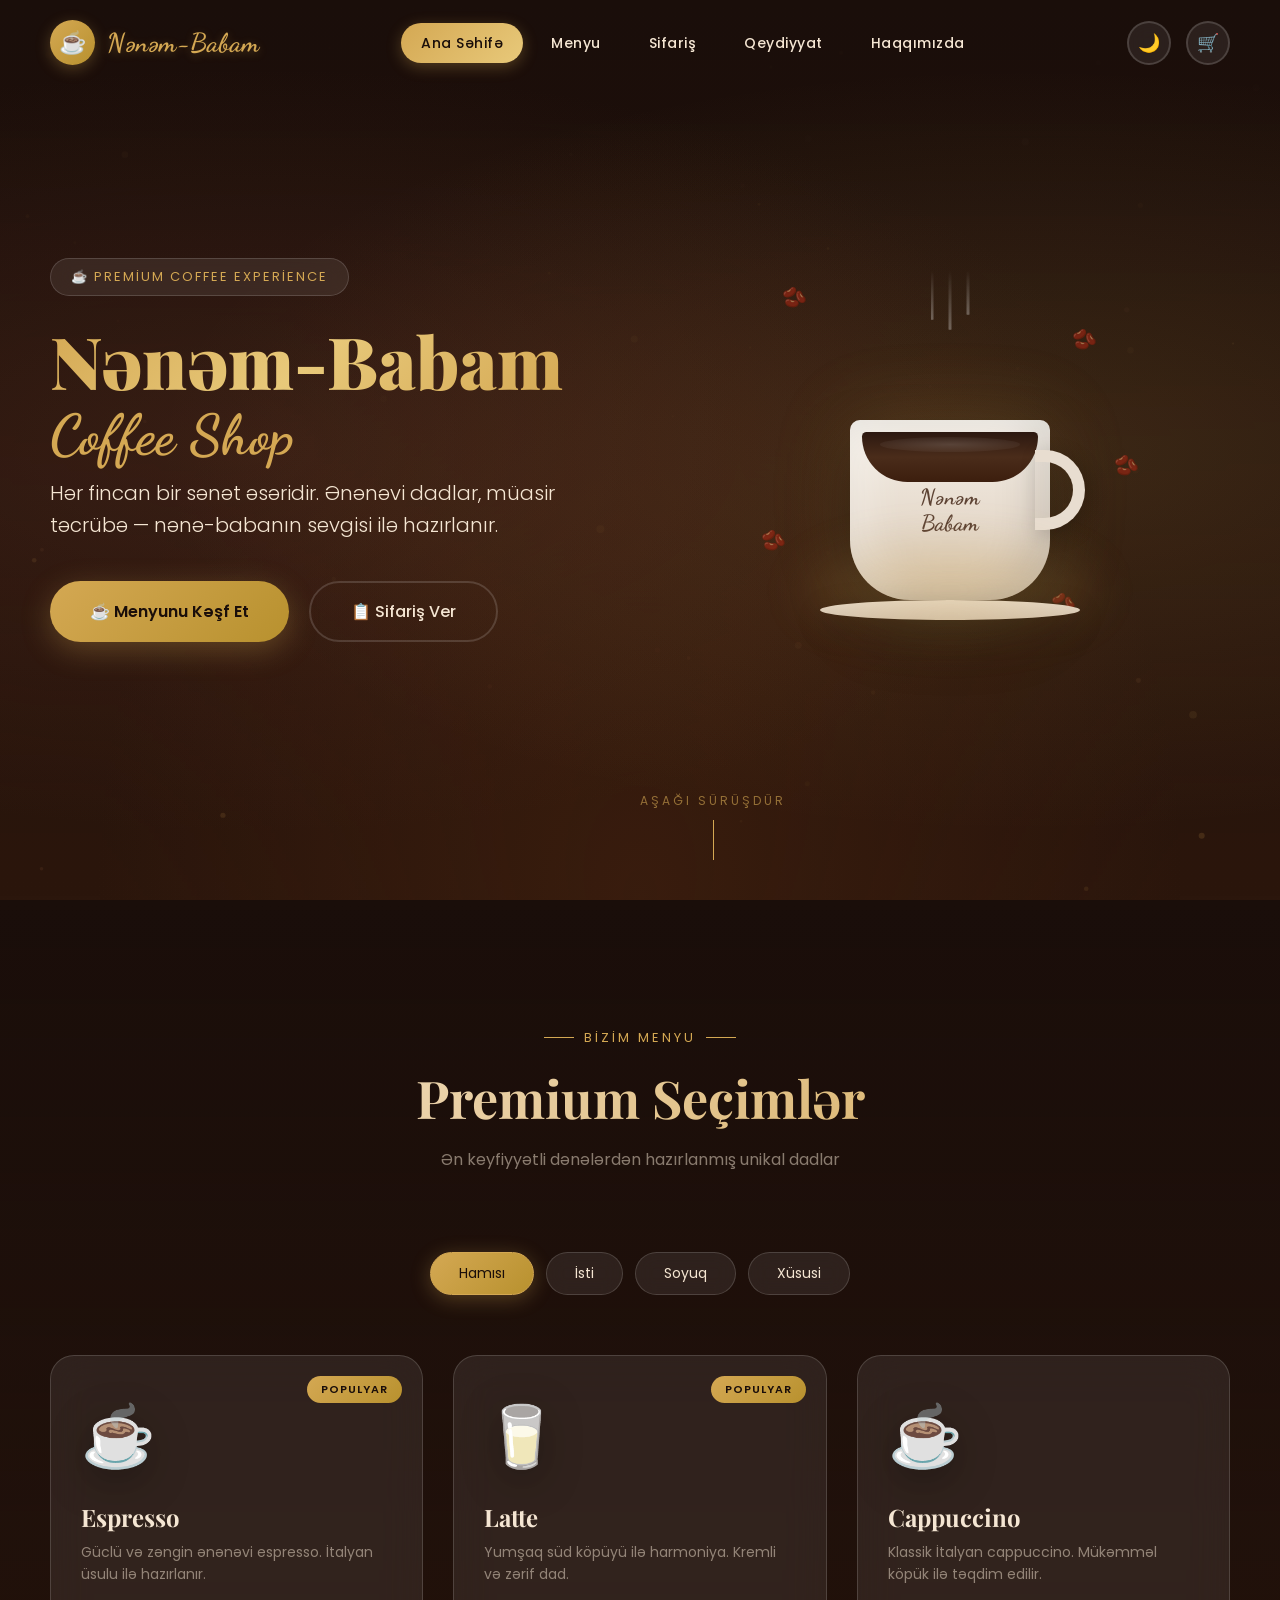
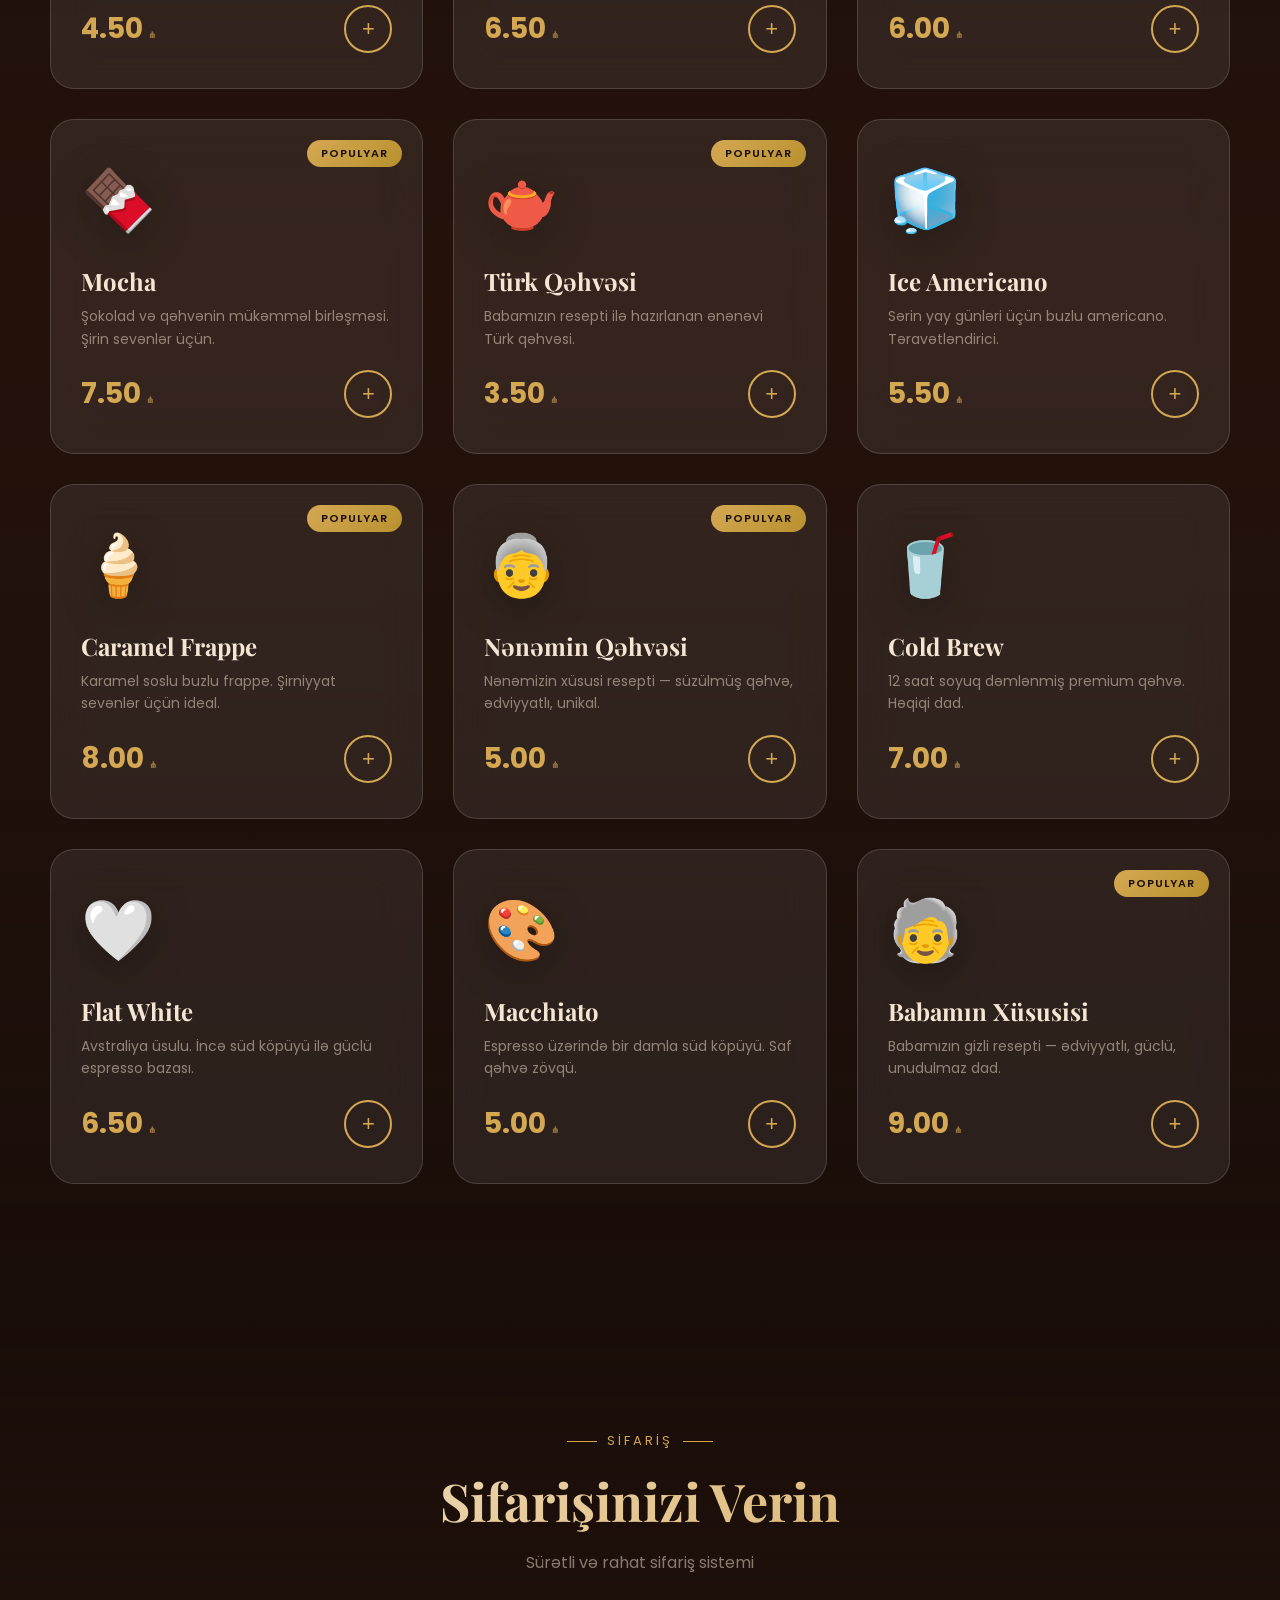
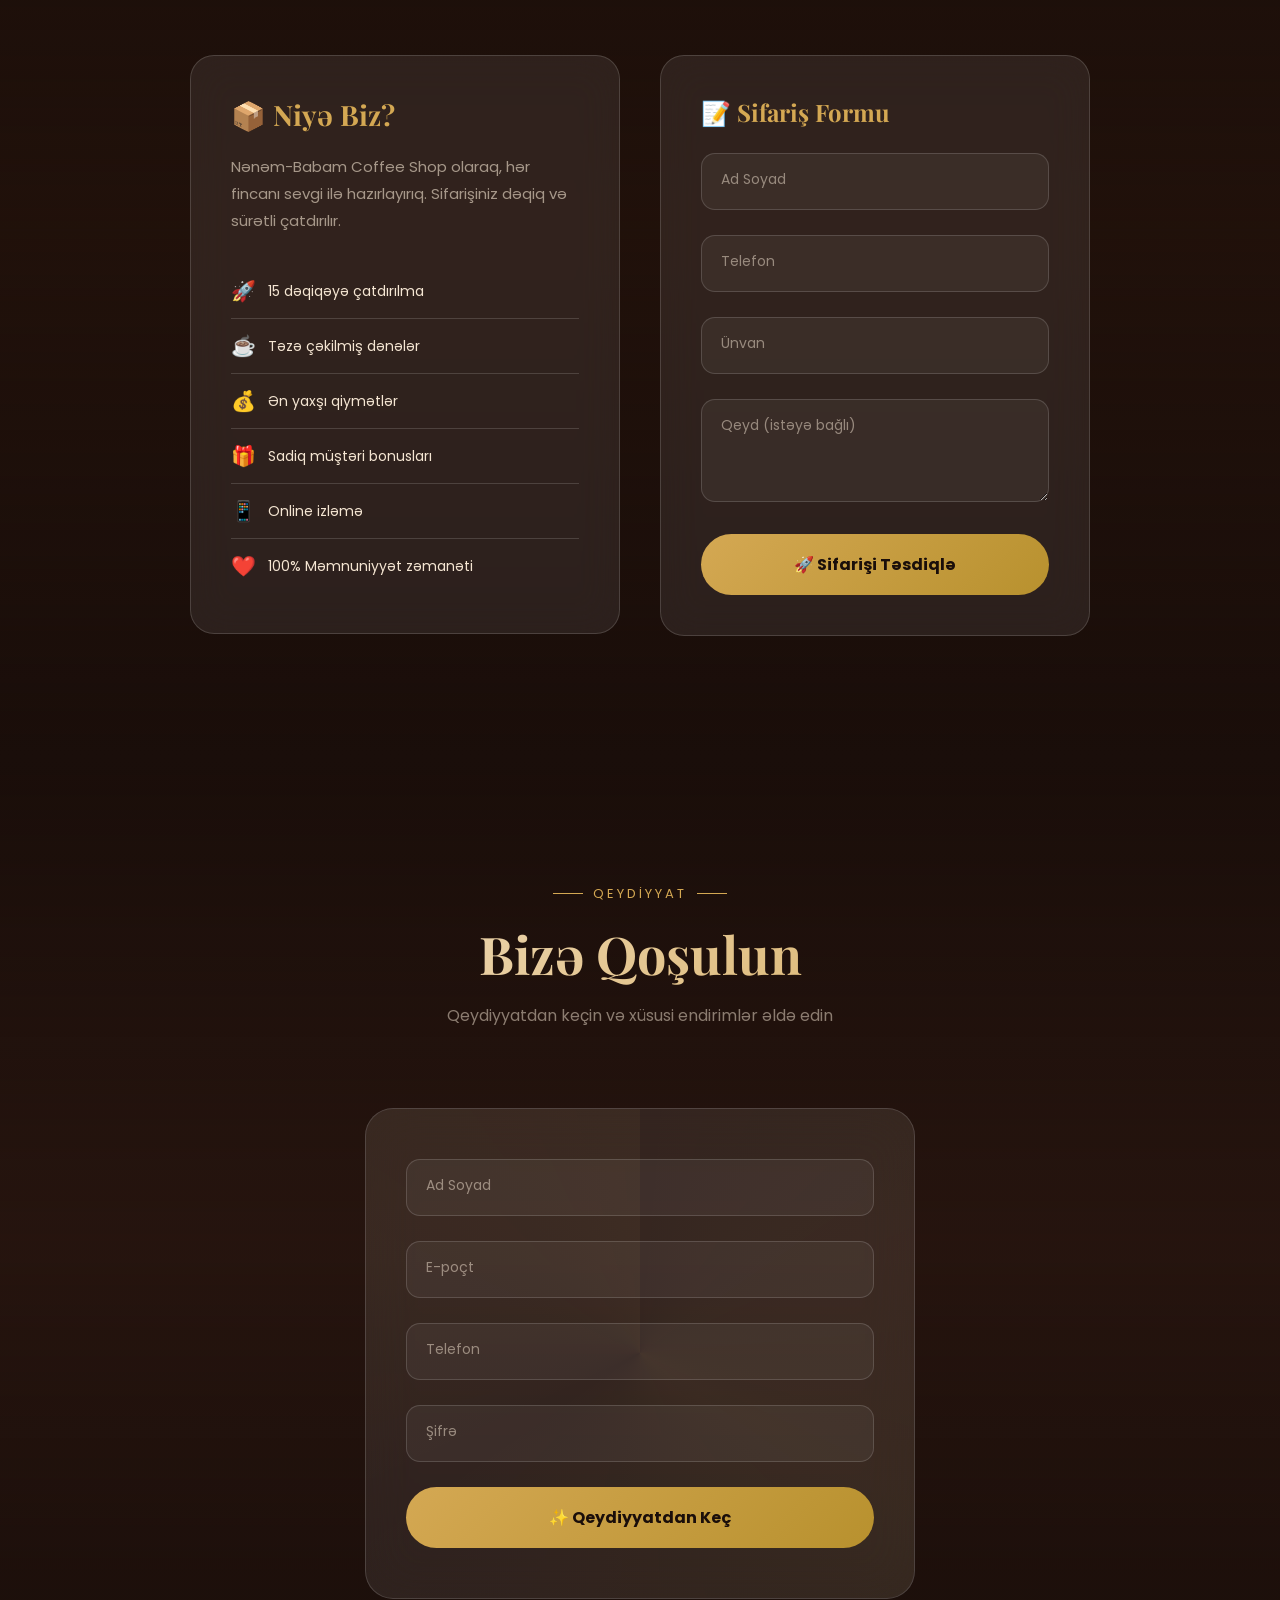
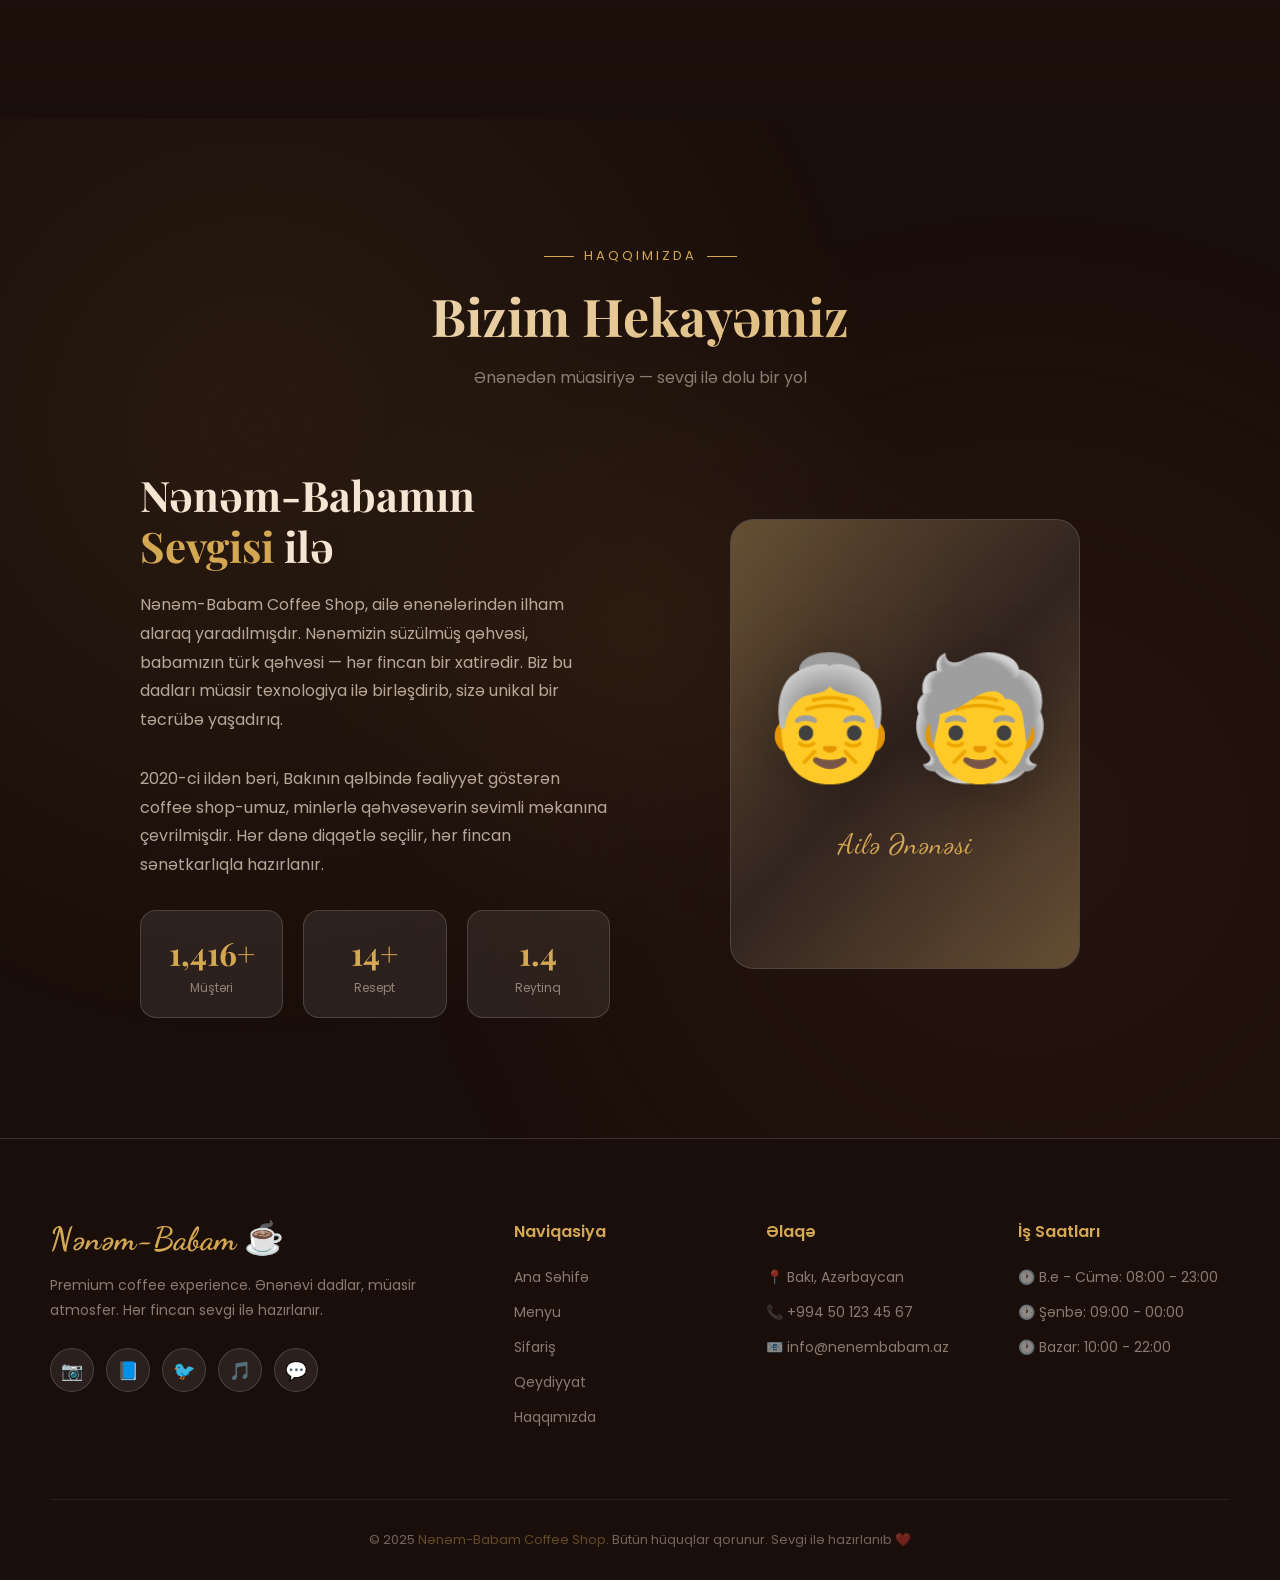
<file: coffee.html>
<!DOCTYPE html>
<html lang="az">
<head>
    <meta charset="UTF-8">
    <meta name="viewport" content="width=device-width, initial-scale=1.0">
    <title>Nənəm-Babam Coffee Shop | Premium Coffee Experience</title>
    <link rel="stylesheet" href="coffe.css">
    <link rel="preconnect" href="https://fonts.googleapis.com">
    <link rel="preconnect" href="https://fonts.gstatic.com" crossorigin>
    <link href="https://fonts.googleapis.com/css2?family=Playfair+Display:wght@400;600;700;900&family=Poppins:wght@300;400;500;600;700&family=Dancing+Script:wght@400;700&display=swap" rel="stylesheet">
</head>
<body>

    <!-- ==================== PRELOADER ==================== -->
    <div class="preloader" id="preloader">
        <div class="preloader-steam">
            <span></span>
            <span></span>
            <span></span>
        </div>
        <div class="preloader-cup"></div>
        <div class="preloader-text">Nənəm-Babam</div>
    </div>

    <!-- ==================== PARTICLES CANVAS ==================== -->
    <canvas id="particles-canvas"></canvas>

    <!-- ==================== NAVBAR ==================== -->
    <nav class="navbar" id="navbar">
        <a href="#hero" class="nav-logo">
            <div class="nav-logo-icon">☕</div>
            <span class="nav-logo-text">Nənəm-Babam</span>
        </a>

        <ul class="nav-links">
            <li><a href="#hero" class="active">Ana Səhifə</a></li>
            <li><a href="#menu">Menyu</a></li>
            <li><a href="#order">Sifariş</a></li>
            <li><a href="#register">Qeydiyyat</a></li>
            <li><a href="#about">Haqqımızda</a></li>
        </ul>

        <div class="nav-right">
            <button class="theme-toggle" id="themeToggle" title="Dark/Light Mode">🌙</button>
            <button class="cart-btn" id="cartBtn" title="Səbət">
                🛒
                <span class="cart-count" id="cartCount">0</span>
            </button>
            <button class="hamburger" id="hamburger">
                <span></span>
                <span></span>
                <span></span>
            </button>
        </div>
    </nav>

    <!-- ==================== MOBILE NAV ==================== -->
    <div class="mobile-nav" id="mobileNav">
        <a href="#hero" onclick="closeMobileNav()">Ana Səhifə</a>
        <a href="#menu" onclick="closeMobileNav()">Menyu</a>
        <a href="#order" onclick="closeMobileNav()">Sifariş</a>
        <a href="#register" onclick="closeMobileNav()">Qeydiyyat</a>
        <a href="#about" onclick="closeMobileNav()">Haqqımızda</a>
    </div>

    <!-- ==================== HERO SECTION ==================== -->
    <section class="hero" id="hero">
        <div class="hero-bg-image"></div>
        <div class="hero-bg"></div>

        <div class="hero-content">
            <div class="hero-text">
                <div class="hero-badge">☕ Premium Coffee Experience</div>
                <h1 class="hero-title">
                    <span class="highlight">Nənəm-Babam</span>
                    <span class="script-text">Coffee Shop</span>
                </h1>
                <p class="hero-subtitle">
                    Hər fincan bir sənət əsəridir. Ənənəvi dadlar, müasir təcrübə — 
                    nənə-babanın sevgisi ilə hazırlanır.
                </p>
                <div class="hero-buttons">
                    <a href="#menu" class="btn-primary">☕ Menyunu Kəşf Et</a>
                    <a href="#order" class="btn-secondary">📋 Sifariş Ver</a>
                </div>
            </div>

            <div class="hero-3d">
                <div class="coffee-cup-3d" id="coffeeCup">
                    <div class="cup-container" id="cupContainer">
                        <div class="floating-beans">
                            <span class="bean">🫘</span>
                            <span class="bean">🫘</span>
                            <span class="bean">🫘</span>
                            <span class="bean">🫘</span>
                            <span class="bean">🫘</span>
                        </div>
                        <div class="cup-steam">
                            <div class="steam-line"></div>
                            <div class="steam-line"></div>
                            <div class="steam-line"></div>
                        </div>
                        <div class="cup-body">
                            <div class="cup-coffee"></div>
                            <div class="cup-handle"></div>
                        </div>
                        <div class="cup-saucer"></div>
                        <div class="cup-glow"></div>
                    </div>
                </div>
            </div>
        </div>

        <div class="hero-scroll-indicator">
            <span class="scroll-text">Aşağı Sürüşdür</span>
            <div class="scroll-line"></div>
        </div>
    </section>

    <!-- ==================== MENU SECTION ==================== -->
    <section class="section menu-section" id="menu">
        <div class="section-header reveal">
            <div class="section-label">Bizim Menyu</div>
            <h2 class="section-title">Premium Seçimlər</h2>
            <p class="section-subtitle">Ən keyfiyyətli dənələrdən hazırlanmış unikal dadlar</p>
        </div>

        <div class="menu-filters reveal">
            <button class="filter-btn active" data-filter="all">Hamısı</button>
            <button class="filter-btn" data-filter="hot">İsti</button>
            <button class="filter-btn" data-filter="cold">Soyuq</button>
            <button class="filter-btn" data-filter="special">Xüsusi</button>
        </div>

        <div class="menu-grid" id="menuGrid">
            <!-- JS ilə doldurulacaq -->
        </div>
    </section>

    <!-- ==================== ORDER SECTION ==================== -->
    <section class="section order-section" id="order">
        <div class="section-header reveal">
            <div class="section-label">Sifariş</div>
            <h2 class="section-title">Sifarişinizi Verin</h2>
            <p class="section-subtitle">Sürətli və rahat sifariş sistemi</p>
        </div>

        <div class="order-container">
            <div class="order-info reveal">
                <h3>📦 Niyə Biz?</h3>
                <p>
                    Nənəm-Babam Coffee Shop olaraq, hər fincanı sevgi ilə hazırlayırıq.
                    Sifarişiniz dəqiq və sürətli çatdırılır.
                </p>
                <ul class="order-features">
                    <li><span>🚀</span> 15 dəqiqəyə çatdırılma</li>
                    <li><span>☕</span> Təzə çəkilmiş dənələr</li>
                    <li><span>💰</span> Ən yaxşı qiymətlər</li>
                    <li><span>🎁</span> Sadiq müştəri bonusları</li>
                    <li><span>📱</span> Online izləmə</li>
                    <li><span>❤️</span> 100% Məmnuniyyət zəmanəti</li>
                </ul>
            </div>

            <div class="order-form-card reveal reveal-delay-2">
                <h3>📝 Sifariş Formu</h3>
                <form id="orderForm">
                    <div class="form-group">
                        <input type="text" id="orderName" placeholder=" " required>
                        <label for="orderName">Ad Soyad</label>
                        <div class="validation-msg">Ad daxil edin</div>
                    </div>
                    <div class="form-group">
                        <input type="tel" id="orderPhone" placeholder=" " required>
                        <label for="orderPhone">Telefon</label>
                        <div class="validation-msg">Telefon nömrəsi daxil edin</div>
                    </div>
                    <div class="form-group">
                        <input type="text" id="orderAddress" placeholder=" " required>
                        <label for="orderAddress">Ünvan</label>
                        <div class="validation-msg">Ünvan daxil edin</div>
                    </div>
                    <div class="form-group">
                        <textarea id="orderNote" rows="3" placeholder=" "></textarea>
                        <label for="orderNote">Qeyd (istəyə bağlı)</label>
                    </div>
                    <button type="submit" class="submit-btn">🚀 Sifarişi Təsdiqlə</button>
                </form>
            </div>
        </div>
    </section>

    <!-- ==================== REGISTER SECTION ==================== -->
    <section class="section register-section" id="register">
        <div class="section-header reveal">
            <div class="section-label">Qeydiyyat</div>
            <h2 class="section-title">Bizə Qoşulun</h2>
            <p class="section-subtitle">Qeydiyyatdan keçin və xüsusi endirimlər əldə edin</p>
        </div>

        <div class="register-container reveal">
            <div class="register-card">
                <form id="registerForm">
                    <div class="form-group">
                        <input type="text" id="regName" placeholder=" " required>
                        <label for="regName">Ad Soyad</label>
                        <div class="validation-msg">Ad daxil edin (ən azı 3 simvol)</div>
                    </div>
                    <div class="form-group">
                        <input type="email" id="regEmail" placeholder=" " required>
                        <label for="regEmail">E-poçt</label>
                        <div class="validation-msg">Düzgün e-poçt daxil edin</div>
                    </div>
                    <div class="form-group">
                        <input type="tel" id="regPhone" placeholder=" " required>
                        <label for="regPhone">Telefon</label>
                        <div class="validation-msg">Telefon nömrəsi daxil edin</div>
                    </div>
                    <div class="form-group">
                        <input type="password" id="regPassword" placeholder=" " required>
                        <label for="regPassword">Şifrə</label>
                        <div class="validation-msg">Şifrə ən azı 6 simvol olmalıdır</div>
                    </div>
                    <button type="submit" class="submit-btn">✨ Qeydiyyatdan Keç</button>
                </form>
            </div>
        </div>
    </section>

    <!-- ==================== ABOUT SECTION ==================== -->
    <section class="section about-section" id="about">
        <div class="about-parallax-bg">
            <div class="parallax-layer parallax-layer-1" data-speed="0.05"></div>
            <div class="parallax-layer parallax-layer-2" data-speed="0.1"></div>
            <div class="parallax-layer parallax-layer-3" data-speed="0.15"></div>
        </div>

        <div class="section-header reveal">
            <div class="section-label">Haqqımızda</div>
            <h2 class="section-title">Bizim Hekayəmiz</h2>
            <p class="section-subtitle">Ənənədən müasiriyə — sevgi ilə dolu bir yol</p>
        </div>

        <div class="about-content">
            <div class="about-text reveal">
                <h3>Nənəm-Babamın <span>Sevgisi</span> ilə</h3>
                <p>
                    Nənəm-Babam Coffee Shop, ailə ənənələrindən ilham alaraq yaradılmışdır.
                    Nənəmizin süzülmüş qəhvəsi, babamızın türk qəhvəsi —
                    hər fincan bir xatirədir. Biz bu dadları müasir texnologiya ilə birləşdirib,
                    sizə unikal bir təcrübə yaşadırıq.
                </p>
                <p>
                    2020-ci ildən bəri, Bakının qəlbində fəaliyyət göstərən coffee shop-umuz,
                    minlərlə qəhvəsevərin sevimli məkanına çevrilmişdir. Hər dənə diqqətlə seçilir,
                    hər fincan sənətkarlıqla hazırlanır.
                </p>
                <div class="about-stats">
                    <div class="stat-item">
                        <div class="stat-number" data-target="5000">0</div>
                        <div class="stat-label">Müştəri</div>
                    </div>
                    <div class="stat-item">
                        <div class="stat-number" data-target="50">0</div>
                        <div class="stat-label">Resept</div>
                    </div>
                    <div class="stat-item">
                        <div class="stat-number" data-target="4.9">0</div>
                        <div class="stat-label">Reytinq</div>
                    </div>
                </div>
            </div>

            <div class="about-visual reveal">
                <div class="about-image-container">
                    <div class="about-big-emoji">👵🧓</div>
                    <div class="about-image-text">Ailə Ənənəsi</div>
                </div>
            </div>
        </div>
    </section>

    <!-- ==================== FOOTER ==================== -->
    <footer class="footer reveal" id="footer">
        <div class="footer-content">
            <div class="footer-brand">
                <h3>Nənəm-Babam ☕</h3>
                <p>
                    Premium coffee experience. Ənənəvi dadlar, müasir atmosfer.
                    Hər fincan sevgi ilə hazırlanır.
                </p>
                <div class="social-icons">
                    <a href="#" class="social-icon" title="Instagram">📷</a>
                    <a href="#" class="social-icon" title="Facebook">📘</a>
                    <a href="#" class="social-icon" title="Twitter">🐦</a>
                    <a href="#" class="social-icon" title="TikTok">🎵</a>
                    <a href="#" class="social-icon" title="WhatsApp">💬</a>
                </div>
            </div>

            <div class="footer-col">
                <h4>Naviqasiya</h4>
                <ul>
                    <li><a href="#hero">Ana Səhifə</a></li>
                    <li><a href="#menu">Menyu</a></li>
                    <li><a href="#order">Sifariş</a></li>
                    <li><a href="#register">Qeydiyyat</a></li>
                    <li><a href="#about">Haqqımızda</a></li>
                </ul>
            </div>

            <div class="footer-col">
                <h4>Əlaqə</h4>
                <ul>
                    <li><a href="#">📍 Bakı, Azərbaycan</a></li>
                    <li><a href="tel:+994501234567">📞 +994 50 123 45 67</a></li>
                    <li><a href="mailto:info@nenembabam.az">📧 info@nenembabam.az</a></li>
                </ul>
            </div>

            <div class="footer-col">
                <h4>İş Saatları</h4>
                <ul>
                    <li><a href="#">🕐 B.e - Cümə: 08:00 - 23:00</a></li>
                    <li><a href="#">🕐 Şənbə: 09:00 - 00:00</a></li>
                    <li><a href="#">🕐 Bazar: 10:00 - 22:00</a></li>
                </ul>
            </div>
        </div>

        <div class="footer-bottom">
            <p>© 2025 <span>Nənəm-Babam Coffee Shop</span>. Bütün hüquqlar qorunur. Sevgi ilə hazırlanıb ❤️</p>
        </div>
    </footer>

    <!-- ==================== CART SIDEBAR ==================== -->
    <div class="cart-overlay" id="cartOverlay"></div>
    <div class="cart-sidebar" id="cartSidebar">
        <div class="cart-header">
            <h3>🛒 Səbət</h3>
            <button class="cart-close" id="cartClose">✕</button>
        </div>
        <div class="cart-items" id="cartItems">
            <div class="cart-empty" id="cartEmpty">
                <div class="cart-empty-icon">🛒</div>
                <p>Səbət boşdur</p>
            </div>
        </div>
        <div class="cart-footer">
            <div class="cart-total">
                <span>Ümumi:</span>
                <strong id="cartTotal">0.00 ₼</strong>
            </div>
            <button class="checkout-btn" id="checkoutBtn">🚀 Sifariş Ver</button>
        </div>
    </div>

    <!-- ==================== SUCCESS OVERLAY ==================== -->
    <div class="success-overlay" id="successOverlay">
        <div class="success-modal">
            <div class="success-check">✓</div>
            <h3 id="successTitle">Uğurlu!</h3>
            <p id="successMsg">Əməliyyat uğurla tamamlandı.</p>
            <button class="btn-primary" onclick="closeSuccess()">Bağla</button>
        </div>
    </div>
    <script src="coffe.js"></script>
</body>
</html>
</file>
<file: coffe.css>
/* ============================================================
   NƏNƏM-BABAM COFFEE SHOP - PREMIUM STYLES
   ============================================================ */

/* ==================== RESET & VARIABLES ==================== */
* {
    margin: 0;
    padding: 0;
    box-sizing: border-box;
}

:root {
    --dark-brown: #1a0e0a;
    --coffee-brown: #3c1e0e;
    --medium-brown: #6b3a2a;
    --light-brown: #8b5e3c;
    --cream: #f5e6d3;
    --cream-light: #faf3eb;
    --gold: #d4a853;
    --gold-light: #e8c97a;
    --gold-dark: #b8912e;
    --white: #ffffff;
    --glass-bg: rgba(255, 255, 255, 0.08);
    --glass-border: rgba(255, 255, 255, 0.15);
    --shadow-gold: rgba(212, 168, 83, 0.3);
    --shadow-dark: rgba(0, 0, 0, 0.4);
}

html {
    scroll-behavior: smooth;
}

body {
    font-family: 'Poppins', sans-serif;
    background: var(--dark-brown);
    color: var(--cream);
    overflow-x: hidden;
    cursor: default;
    transition: background 0.5s, color 0.5s;
}

/* ==================== LIGHT MODE ==================== */
body.light-mode {
    --dark-brown: #faf3eb;
    --coffee-brown: #f5e6d3;
    --cream: #1a0e0a;
    --cream-light: #3c1e0e;
    --glass-bg: rgba(0, 0, 0, 0.05);
    --glass-border: rgba(0, 0, 0, 0.1);
    --shadow-dark: rgba(0, 0, 0, 0.1);
}

/* ==================== PARTICLES CANVAS ==================== */
#particles-canvas {
    position: fixed;
    top: 0;
    left: 0;
    width: 100%;
    height: 100%;
    z-index: 0;
    pointer-events: none;
}

/* ==================== SCROLLBAR ==================== */
::-webkit-scrollbar {
    width: 8px;
}

::-webkit-scrollbar-track {
    background: var(--dark-brown);
}

::-webkit-scrollbar-thumb {
    background: linear-gradient(var(--gold), var(--medium-brown));
    border-radius: 10px;
}

/* ============================================================
   PRELOADER
   ============================================================ */
.preloader {
    position: fixed;
    top: 0;
    left: 0;
    width: 100%;
    height: 100%;
    background: #1a0e0a;
    display: flex;
    flex-direction: column;
    align-items: center;
    justify-content: center;
    z-index: 99999;
    transition: opacity 0.8s ease, visibility 0.8s ease;
}

.preloader.hidden {
    opacity: 0;
    visibility: hidden;
}

.preloader-cup {
    width: 80px;
    height: 70px;
    border: 4px solid var(--gold);
    border-radius: 0 0 30px 30px;
    position: relative;
    animation: preloaderBounce 1s ease-in-out infinite;
}

.preloader-cup::after {
    content: '';
    position: absolute;
    right: -25px;
    top: 10px;
    width: 20px;
    height: 30px;
    border: 4px solid var(--gold);
    border-left: none;
    border-radius: 0 15px 15px 0;
}

.preloader-steam {
    display: flex;
    gap: 8px;
    margin-bottom: 15px;
}

.preloader-steam span {
    width: 4px;
    height: 30px;
    background: var(--gold);
    border-radius: 10px;
    animation: steam 1.2s ease-in-out infinite;
}

.preloader-steam span:nth-child(2) {
    animation-delay: 0.2s;
}

.preloader-steam span:nth-child(3) {
    animation-delay: 0.4s;
}

.preloader-text {
    font-family: 'Dancing Script', cursive;
    font-size: 28px;
    color: var(--gold);
    margin-top: 25px;
    animation: pulse 1.5s ease-in-out infinite;
}

@keyframes steam {
    0%, 100% {
        transform: translateY(0) scaleY(1);
        opacity: 0.4;
    }
    50% {
        transform: translateY(-15px) scaleY(1.5);
        opacity: 1;
    }
}

@keyframes preloaderBounce {
    0%, 100% { transform: translateY(0); }
    50% { transform: translateY(-10px); }
}

@keyframes pulse {
    0%, 100% { transform: scale(1); }
    50% { transform: scale(1.05); }
}

/* ============================================================
   NAVBAR
   ============================================================ */
.navbar {
    position: fixed;
    top: 0;
    left: 0;
    width: 100%;
    z-index: 10000;
    padding: 20px 50px;
    display: flex;
    align-items: center;
    justify-content: space-between;
    transition: all 0.4s cubic-bezier(0.4, 0, 0.2, 1);
    background: transparent;
}

.navbar.scrolled {
    padding: 12px 50px;
    background: rgba(26, 14, 10, 0.85);
    backdrop-filter: blur(20px) saturate(1.8);
    -webkit-backdrop-filter: blur(20px) saturate(1.8);
    border-bottom: 1px solid var(--glass-border);
    box-shadow: 0 8px 32px var(--shadow-dark);
}

.nav-logo {
    display: flex;
    align-items: center;
    gap: 12px;
    text-decoration: none;
    z-index: 10001;
}

.nav-logo-icon {
    width: 45px;
    height: 45px;
    background: linear-gradient(135deg, var(--gold), var(--gold-dark));
    border-radius: 50%;
    display: flex;
    align-items: center;
    justify-content: center;
    font-size: 22px;
    box-shadow: 0 4px 15px var(--shadow-gold);
    transition: transform 0.3s;
}

.nav-logo:hover .nav-logo-icon {
    transform: rotate(20deg) scale(1.1);
}

.nav-logo-text {
    font-family: 'Dancing Script', cursive;
    font-size: 26px;
    font-weight: 700;
    color: var(--gold);
    text-shadow: 0 2px 10px var(--shadow-gold);
}

.nav-links {
    display: flex;
    align-items: center;
    gap: 8px;
    list-style: none;
}

.nav-links a {
    text-decoration: none;
    color: var(--cream);
    font-size: 14px;
    font-weight: 500;
    padding: 10px 20px;
    border-radius: 30px;
    transition: all 0.3s ease;
    position: relative;
    letter-spacing: 0.5px;
}

.nav-links a:hover {
    color: var(--gold);
    background: var(--glass-bg);
}

.nav-links a.active {
    color: var(--dark-brown);
    background: linear-gradient(135deg, var(--gold), var(--gold-light));
    box-shadow: 0 4px 15px var(--shadow-gold);
}

.nav-right {
    display: flex;
    align-items: center;
    gap: 15px;
}

/* Theme Toggle */
.theme-toggle {
    width: 44px;
    height: 44px;
    border-radius: 50%;
    border: 2px solid var(--glass-border);
    background: var(--glass-bg);
    backdrop-filter: blur(10px);
    color: var(--gold);
    font-size: 18px;
    cursor: pointer;
    display: flex;
    align-items: center;
    justify-content: center;
    transition: all 0.3s;
}

.theme-toggle:hover {
    background: var(--gold);
    color: var(--dark-brown);
    transform: rotate(180deg);
}

/* Cart Button */
.cart-btn {
    width: 44px;
    height: 44px;
    border-radius: 50%;
    border: 2px solid var(--glass-border);
    background: var(--glass-bg);
    backdrop-filter: blur(10px);
    color: var(--gold);
    font-size: 18px;
    cursor: pointer;
    position: relative;
    display: flex;
    align-items: center;
    justify-content: center;
    transition: all 0.3s;
}

.cart-btn:hover {
    background: var(--gold);
    color: var(--dark-brown);
    transform: scale(1.1);
}

.cart-count {
    position: absolute;
    top: -5px;
    right: -5px;
    width: 20px;
    height: 20px;
    background: #e74c3c;
    border-radius: 50%;
    font-size: 11px;
    font-weight: 700;
    display: flex;
    align-items: center;
    justify-content: center;
    color: white;
    transform: scale(0);
    transition: transform 0.3s cubic-bezier(0.68, -0.55, 0.265, 1.55);
}

.cart-count.show {
    transform: scale(1);
}

/* Hamburger */
.hamburger {
    display: none;
    flex-direction: column;
    gap: 6px;
    cursor: pointer;
    z-index: 10001;
    background: none;
    border: none;
    padding: 5px;
}

.hamburger span {
    width: 28px;
    height: 2px;
    background: var(--gold);
    transition: all 0.3s;
    border-radius: 2px;
}

.hamburger.active span:nth-child(1) {
    transform: rotate(45deg) translate(5px, 6px);
}

.hamburger.active span:nth-child(2) {
    opacity: 0;
    transform: translateX(-20px);
}

.hamburger.active span:nth-child(3) {
    transform: rotate(-45deg) translate(5px, -6px);
}

/* Mobile Nav */
.mobile-nav {
    display: none;
    position: fixed;
    top: 0;
    left: 0;
    width: 100%;
    height: 100%;
    background: rgba(26, 14, 10, 0.98);
    backdrop-filter: blur(30px);
    z-index: 10000;
    flex-direction: column;
    align-items: center;
    justify-content: center;
    gap: 30px;
    opacity: 0;
    visibility: hidden;
    transition: all 0.4s;
}

.mobile-nav.show {
    opacity: 1;
    visibility: visible;
}

.mobile-nav a {
    text-decoration: none;
    color: var(--cream);
    font-family: 'Playfair Display', serif;
    font-size: 32px;
    transition: color 0.3s;
}

.mobile-nav a:hover {
    color: var(--gold);
}

/* ============================================================
   HERO SECTION
   ============================================================ */
.hero {
    min-height: 100vh;
    display: flex;
    align-items: center;
    justify-content: center;
    position: relative;
    overflow: hidden;
    padding: 0 50px;
}

.hero-bg {
    position: absolute;
    top: 0;
    left: 0;
    width: 100%;
    height: 100%;
    background:
        radial-gradient(ellipse at 20% 50%, rgba(107, 58, 42, 0.3) 0%, transparent 60%),
        radial-gradient(ellipse at 80% 50%, rgba(212, 168, 83, 0.15) 0%, transparent 60%),
        radial-gradient(ellipse at 50% 100%, rgba(60, 30, 14, 0.8) 0%, transparent 60%),
        linear-gradient(180deg, var(--dark-brown) 0%, rgba(60, 30, 14, 0.5) 100%);
    z-index: 1;
}

.hero-bg-image {
    position: absolute;
    top: 0;
    left: 0;
    width: 100%;
    height: 100%;
    background-size: cover;
    background-position: center;
    filter: blur(3px) brightness(0.3);
    z-index: 0;
}

.hero-content {
    position: relative;
    z-index: 2;
    display: flex;
    align-items: center;
    justify-content: space-between;
    width: 100%;
    max-width: 1400px;
    gap: 60px;
}

.hero-text {
    flex: 1;
    max-width: 600px;
}

.hero-badge {
    display: inline-flex;
    align-items: center;
    gap: 8px;
    padding: 8px 20px;
    background: var(--glass-bg);
    backdrop-filter: blur(10px);
    border: 1px solid var(--glass-border);
    border-radius: 30px;
    font-size: 13px;
    color: var(--gold);
    margin-bottom: 25px;
    letter-spacing: 2px;
    text-transform: uppercase;
    animation: fadeInUp 0.8s ease forwards;
    opacity: 0;
}

.hero-title {
    font-family: 'Playfair Display', serif;
    font-size: 72px;
    font-weight: 900;
    line-height: 1.1;
    margin-bottom: 10px;
    animation: fadeInUp 0.8s ease 0.2s forwards;
    opacity: 0;
}

.hero-title .highlight {
    background: linear-gradient(135deg, var(--gold), var(--gold-light), var(--gold));
    -webkit-background-clip: text;
    -webkit-text-fill-color: transparent;
    background-clip: text;
}

.hero-title .script-text {
    font-family: 'Dancing Script', cursive;
    display: block;
    font-size: 56px;
    color: var(--gold);
    -webkit-text-fill-color: var(--gold);
    margin-top: 5px;
}

.hero-subtitle {
    font-size: 20px;
    color: var(--cream);
    opacity: 0.7;
    margin-bottom: 40px;
    font-weight: 300;
    line-height: 1.6;
    animation: fadeInUp 0.8s ease 0.4s forwards;
    opacity: 0;
}

.hero-buttons {
    display: flex;
    gap: 20px;
    animation: fadeInUp 0.8s ease 0.6s forwards;
    opacity: 0;
}

/* ==================== BUTTONS ==================== */
.btn-primary {
    padding: 16px 40px;
    background: linear-gradient(135deg, var(--gold), var(--gold-dark));
    color: var(--dark-brown);
    border: none;
    border-radius: 50px;
    font-size: 16px;
    font-weight: 600;
    font-family: 'Poppins', sans-serif;
    cursor: pointer;
    transition: all 0.4s cubic-bezier(0.4, 0, 0.2, 1);
    box-shadow: 0 8px 30px var(--shadow-gold);
    text-decoration: none;
    display: inline-flex;
    align-items: center;
    gap: 10px;
    position: relative;
    overflow: hidden;
}

.btn-primary::before {
    content: '';
    position: absolute;
    top: 0;
    left: -100%;
    width: 100%;
    height: 100%;
    background: linear-gradient(90deg, transparent, rgba(255, 255, 255, 0.3), transparent);
    transition: left 0.5s;
}

.btn-primary:hover::before {
    left: 100%;
}

.btn-primary:hover {
    transform: translateY(-3px) scale(1.02);
    box-shadow: 0 12px 40px var(--shadow-gold);
}

.btn-primary:active {
    transform: translateY(0) scale(0.98);
}

.btn-secondary {
    padding: 16px 40px;
    background: transparent;
    color: var(--cream);
    border: 2px solid var(--glass-border);
    border-radius: 50px;
    font-size: 16px;
    font-weight: 500;
    font-family: 'Poppins', sans-serif;
    cursor: pointer;
    transition: all 0.4s;
    text-decoration: none;
    display: inline-flex;
    align-items: center;
    gap: 10px;
    backdrop-filter: blur(10px);
}

.btn-secondary:hover {
    border-color: var(--gold);
    color: var(--gold);
    background: rgba(212, 168, 83, 0.1);
    transform: translateY(-3px);
}

/* ==================== 3D COFFEE CUP ==================== */
.hero-3d {
    flex: 1;
    display: flex;
    align-items: center;
    justify-content: center;
    position: relative;
}

.coffee-cup-3d {
    width: 420px;
    height: 420px;
    position: relative;
    animation: float 6s ease-in-out infinite;
    cursor: grab;
}

.coffee-cup-3d:active {
    cursor: grabbing;
}

.cup-container {
    width: 100%;
    height: 100%;
    position: relative;
    transform-style: preserve-3d;
    transition: transform 0.1s ease-out;
}

.cup-body {
    position: absolute;
    bottom: 60px;
    left: 50%;
    transform: translateX(-50%);
    width: 200px;
    height: 180px;
    background: linear-gradient(180deg, #f5f0e8, #e8ddd0, #d4c4b0);
    border-radius: 10px 10px 60px 60px;
    box-shadow:
        inset -20px 0 40px rgba(0, 0, 0, 0.1),
        inset 20px 0 40px rgba(255, 255, 255, 0.3),
        0 30px 60px rgba(0, 0, 0, 0.4),
        0 0 80px rgba(212, 168, 83, 0.2);
}

.cup-body::before {
    content: 'Nənəm Babam';
    position: absolute;
    top: 50%;
    left: 50%;
    transform: translate(-50%, -50%);
    font-family: 'Dancing Script', cursive;
    font-size: 22px;
    color: var(--coffee-brown);
    font-weight: 700;
    text-align: center;
    opacity: 0.8;
}

.cup-handle {
    position: absolute;
    right: -35px;
    top: 30px;
    width: 50px;
    height: 80px;
    border: 12px solid #e8ddd0;
    border-left: none;
    border-radius: 0 40px 40px 0;
    box-shadow: 5px 5px 20px rgba(0, 0, 0, 0.2);
}

.cup-coffee {
    position: absolute;
    top: 12px;
    left: 12px;
    right: 12px;
    height: 50px;
    background: linear-gradient(180deg, #2c1810, #4a2c1a, #3c1e0e);
    border-radius: 5px 5px 50px 50px;
    overflow: hidden;
}

.cup-coffee::after {
    content: '';
    position: absolute;
    top: 5px;
    left: 10%;
    width: 80%;
    height: 15px;
    background: radial-gradient(ellipse, rgba(255, 255, 255, 0.15), transparent);
    border-radius: 50%;
}

.cup-saucer {
    position: absolute;
    bottom: 40px;
    left: 50%;
    transform: translateX(-50%);
    width: 260px;
    height: 20px;
    background: linear-gradient(180deg, #e8ddd0, #d4c4b0);
    border-radius: 50%;
    box-shadow: 0 10px 30px rgba(0, 0, 0, 0.3);
}

.cup-steam {
    position: absolute;
    top: 30px;
    left: 50%;
    transform: translateX(-50%);
    display: flex;
    gap: 15px;
}

.steam-line {
    width: 3px;
    height: 50px;
    background: linear-gradient(to top, rgba(255, 255, 255, 0.3), transparent);
    border-radius: 10px;
    animation: steamRise 2s ease-in-out infinite;
}

.steam-line:nth-child(2) {
    animation-delay: 0.3s;
    height: 60px;
}

.steam-line:nth-child(3) {
    animation-delay: 0.6s;
    height: 45px;
}

.cup-glow {
    position: absolute;
    bottom: 20px;
    left: 50%;
    transform: translateX(-50%);
    width: 300px;
    height: 100px;
    background: radial-gradient(ellipse, rgba(212, 168, 83, 0.3), transparent);
    border-radius: 50%;
    filter: blur(20px);
}

/* Floating Beans */
.floating-beans {
    position: absolute;
    width: 100%;
    height: 100%;
}

.bean {
    position: absolute;
    font-size: 20px;
    animation: floatBean 8s ease-in-out infinite;
    opacity: 0.6;
}

.bean:nth-child(1) { top: 10%; left: 10%; animation-delay: 0s; }
.bean:nth-child(2) { top: 20%; right: 15%; animation-delay: 1.5s; }
.bean:nth-child(3) { bottom: 25%; left: 5%; animation-delay: 3s; }
.bean:nth-child(4) { top: 50%; right: 5%; animation-delay: 4.5s; }
.bean:nth-child(5) { bottom: 10%; right: 20%; animation-delay: 2s; }

/* Scroll Indicator */
.hero-scroll-indicator {
    position: absolute;
    bottom: 40px;
    left: 50%;
    transform: translateX(-50%);
    z-index: 2;
    display: flex;
    flex-direction: column;
    align-items: center;
    gap: 10px;
    animation: fadeInUp 1s ease 1s forwards;
    opacity: 0;
}

.scroll-text {
    font-size: 12px;
    letter-spacing: 3px;
    text-transform: uppercase;
    color: var(--gold);
    opacity: 0.6;
}

.scroll-line {
    width: 1px;
    height: 40px;
    background: var(--gold);
    position: relative;
    overflow: hidden;
}

.scroll-line::after {
    content: '';
    position: absolute;
    top: -100%;
    width: 100%;
    height: 50%;
    background: var(--cream);
    animation: scrollDown 2s ease-in-out infinite;
}

/* ============================================================
   KEYFRAME ANIMATIONS
   ============================================================ */
@keyframes steamRise {
    0% { transform: translateY(0) scaleX(1); opacity: 0.6; }
    50% { transform: translateY(-20px) scaleX(1.5); opacity: 0.3; }
    100% { transform: translateY(-40px) scaleX(0.5); opacity: 0; }
}

@keyframes floatBean {
    0%, 100% { transform: translateY(0) rotate(0deg); }
    25% { transform: translateY(-20px) rotate(90deg); }
    50% { transform: translateY(-10px) rotate(180deg); }
    75% { transform: translateY(-25px) rotate(270deg); }
}

@keyframes float {
    0%, 100% { transform: translateY(0px) rotateY(0deg); }
    33% { transform: translateY(-20px) rotateY(3deg); }
    66% { transform: translateY(-10px) rotateY(-3deg); }
}

@keyframes fadeInUp {
    from { transform: translateY(40px); opacity: 0; }
    to { transform: translateY(0); opacity: 1; }
}

@keyframes scrollDown {
    0% { top: -50%; }
    100% { top: 150%; }
}

@keyframes rotateBg {
    100% { transform: rotate(360deg); }
}

@keyframes slideIn {
    from { transform: translateX(50px); opacity: 0; }
    to { transform: translateX(0); opacity: 1; }
}

@keyframes successPulse {
    0% { transform: scale(0); }
    50% { transform: scale(1.3); }
    100% { transform: scale(1); }
}

/* ============================================================
   SECTION COMMON STYLES
   ============================================================ */
.section {
    padding: 120px 50px;
    position: relative;
    z-index: 2;
}

.section-header {
    text-align: center;
    margin-bottom: 80px;
}

.section-label {
    display: inline-flex;
    align-items: center;
    gap: 10px;
    font-size: 13px;
    letter-spacing: 3px;
    text-transform: uppercase;
    color: var(--gold);
    margin-bottom: 15px;
}

.section-label::before,
.section-label::after {
    content: '';
    width: 30px;
    height: 1px;
    background: var(--gold);
}

.section-title {
    font-family: 'Playfair Display', serif;
    font-size: 52px;
    font-weight: 700;
    margin-bottom: 15px;
    background: linear-gradient(135deg, var(--cream), var(--gold));
    -webkit-background-clip: text;
    -webkit-text-fill-color: transparent;
    background-clip: text;
}

.section-subtitle {
    font-size: 16px;
    color: var(--cream);
    opacity: 0.5;
    max-width: 500px;
    margin: 0 auto;
}

/* ============================================================
   MENU SECTION
   ============================================================ */
.menu-section {
    background: linear-gradient(180deg, var(--dark-brown), rgba(60, 30, 14, 0.3), var(--dark-brown));
}

.menu-filters {
    display: flex;
    justify-content: center;
    gap: 12px;
    margin-bottom: 60px;
    flex-wrap: wrap;
}

.filter-btn {
    padding: 10px 28px;
    border: 1px solid var(--glass-border);
    background: var(--glass-bg);
    backdrop-filter: blur(10px);
    color: var(--cream);
    border-radius: 30px;
    font-size: 14px;
    font-family: 'Poppins', sans-serif;
    cursor: pointer;
    transition: all 0.3s;
}

.filter-btn:hover,
.filter-btn.active {
    background: linear-gradient(135deg, var(--gold), var(--gold-dark));
    color: var(--dark-brown);
    border-color: var(--gold);
    box-shadow: 0 4px 20px var(--shadow-gold);
}

.menu-grid {
    display: grid;
    grid-template-columns: repeat(auto-fit, minmax(300px, 1fr));
    gap: 30px;
    max-width: 1300px;
    margin: 0 auto;
}

/* Menu Card */
.menu-card {
    background: var(--glass-bg);
    backdrop-filter: blur(20px);
    border: 1px solid var(--glass-border);
    border-radius: 24px;
    padding: 35px 30px;
    position: relative;
    overflow: hidden;
    cursor: pointer;
    transition: all 0.5s cubic-bezier(0.4, 0, 0.2, 1);
    transform-style: preserve-3d;
    perspective: 1000px;
}

.menu-card::before {
    content: '';
    position: absolute;
    top: 0;
    left: 0;
    right: 0;
    bottom: 0;
    background: linear-gradient(135deg, rgba(212, 168, 83, 0.05), transparent);
    border-radius: 24px;
    opacity: 0;
    transition: opacity 0.3s;
}

.menu-card:hover::before {
    opacity: 1;
}

.menu-card:hover {
    border-color: rgba(212, 168, 83, 0.3);
    box-shadow: 0 20px 60px rgba(0, 0, 0, 0.3), 0 0 40px rgba(212, 168, 83, 0.1);
}

.card-popular {
    position: absolute;
    top: 20px;
    right: 20px;
    padding: 5px 14px;
    background: linear-gradient(135deg, var(--gold), var(--gold-dark));
    color: var(--dark-brown);
    font-size: 11px;
    font-weight: 600;
    border-radius: 20px;
    letter-spacing: 1px;
    text-transform: uppercase;
}

.card-emoji {
    font-size: 60px;
    display: block;
    margin-bottom: 20px;
    transition: transform 0.5s;
    filter: drop-shadow(0 10px 20px rgba(0, 0, 0, 0.3));
}

.menu-card:hover .card-emoji {
    transform: scale(1.15) rotate(-5deg);
}

.card-name {
    font-family: 'Playfair Display', serif;
    font-size: 24px;
    font-weight: 700;
    margin-bottom: 8px;
    color: var(--cream);
}

.card-desc {
    font-size: 14px;
    color: var(--cream);
    opacity: 0.5;
    margin-bottom: 20px;
    line-height: 1.6;
}

.card-bottom {
    display: flex;
    align-items: center;
    justify-content: space-between;
}

.card-price {
    font-size: 28px;
    font-weight: 700;
    color: var(--gold);
}

.card-price small {
    font-size: 14px;
    opacity: 0.6;
}

.add-to-cart {
    width: 48px;
    height: 48px;
    border-radius: 50%;
    border: 2px solid var(--gold);
    background: transparent;
    color: var(--gold);
    font-size: 22px;
    cursor: pointer;
    transition: all 0.3s;
    display: flex;
    align-items: center;
    justify-content: center;
}

.add-to-cart:hover {
    background: var(--gold);
    color: var(--dark-brown);
    transform: rotate(90deg) scale(1.1);
}

.add-to-cart.added {
    background: #27ae60;
    border-color: #27ae60;
    color: white;
    transform: scale(1.2);
}

/* ============================================================
   CART SIDEBAR
   ============================================================ */
.cart-overlay {
    position: fixed;
    top: 0;
    left: 0;
    width: 100%;
    height: 100%;
    background: rgba(0, 0, 0, 0.6);
    backdrop-filter: blur(5px);
    z-index: 20000;
    opacity: 0;
    visibility: hidden;
    transition: all 0.4s;
}

.cart-overlay.show {
    opacity: 1;
    visibility: visible;
}

.cart-sidebar {
    position: fixed;
    top: 0;
    right: -450px;
    width: 420px;
    max-width: 90vw;
    height: 100%;
    background: rgba(26, 14, 10, 0.95);
    backdrop-filter: blur(30px);
    border-left: 1px solid var(--glass-border);
    z-index: 20001;
    transition: right 0.5s cubic-bezier(0.4, 0, 0.2, 1);
    display: flex;
    flex-direction: column;
}

.cart-sidebar.show {
    right: 0;
}

.cart-header {
    padding: 30px;
    border-bottom: 1px solid var(--glass-border);
    display: flex;
    align-items: center;
    justify-content: space-between;
}

.cart-header h3 {
    font-family: 'Playfair Display', serif;
    font-size: 24px;
    color: var(--gold);
}

.cart-close {
    width: 40px;
    height: 40px;
    border-radius: 50%;
    border: 1px solid var(--glass-border);
    background: var(--glass-bg);
    color: var(--cream);
    font-size: 18px;
    cursor: pointer;
    transition: all 0.3s;
    display: flex;
    align-items: center;
    justify-content: center;
}

.cart-close:hover {
    background: #e74c3c;
    border-color: #e74c3c;
    color: white;
    transform: rotate(90deg);
}

.cart-items {
    flex: 1;
    overflow-y: auto;
    padding: 20px 30px;
}

.cart-item {
    display: flex;
    align-items: center;
    gap: 15px;
    padding: 15px;
    background: var(--glass-bg);
    border: 1px solid var(--glass-border);
    border-radius: 16px;
    margin-bottom: 12px;
    animation: slideIn 0.3s ease;
}

.cart-item-emoji {
    font-size: 36px;
}

.cart-item-info {
    flex: 1;
}

.cart-item-name {
    font-weight: 600;
    font-size: 15px;
    margin-bottom: 4px;
}

.cart-item-price {
    color: var(--gold);
    font-weight: 600;
    font-size: 14px;
}

.cart-item-qty {
    display: flex;
    align-items: center;
    gap: 10px;
}

.qty-btn {
    width: 30px;
    height: 30px;
    border-radius: 50%;
    border: 1px solid var(--glass-border);
    background: var(--glass-bg);
    color: var(--cream);
    font-size: 16px;
    cursor: pointer;
    display: flex;
    align-items: center;
    justify-content: center;
    transition: all 0.2s;
}

.qty-btn:hover {
    background: var(--gold);
    color: var(--dark-brown);
}

.qty-num {
    font-weight: 600;
    min-width: 20px;
    text-align: center;
}

.cart-empty {
    text-align: center;
    padding: 60px 20px;
    opacity: 0.5;
}

.cart-empty-icon {
    font-size: 64px;
    margin-bottom: 15px;
}

.cart-footer {
    padding: 25px 30px;
    border-top: 1px solid var(--glass-border);
}

.cart-total {
    display: flex;
    justify-content: space-between;
    align-items: center;
    margin-bottom: 20px;
}

.cart-total span {
    font-size: 14px;
    opacity: 0.6;
}

.cart-total strong {
    font-size: 26px;
    color: var(--gold);
}

.checkout-btn {
    width: 100%;
    padding: 16px;
    background: linear-gradient(135deg, var(--gold), var(--gold-dark));
    color: var(--dark-brown);
    border: none;
    border-radius: 50px;
    font-size: 16px;
    font-weight: 700;
    font-family: 'Poppins', sans-serif;
    cursor: pointer;
    transition: all 0.3s;
    position: relative;
    overflow: hidden;
}

.checkout-btn:hover {
    transform: translateY(-2px);
    box-shadow: 0 8px 30px var(--shadow-gold);
}

.checkout-btn.success {
    background: #27ae60;
    color: white;
}

/* ============================================================
   ORDER SECTION
   ============================================================ */
.order-section {
    background: linear-gradient(180deg, var(--dark-brown), rgba(60, 30, 14, 0.2), var(--dark-brown));
}

.order-container {
    max-width: 900px;
    margin: 0 auto;
    display: grid;
    grid-template-columns: 1fr 1fr;
    gap: 40px;
    align-items: start;
}

.order-info {
    padding: 40px;
    background: var(--glass-bg);
    backdrop-filter: blur(20px);
    border: 1px solid var(--glass-border);
    border-radius: 24px;
}

.order-info h3 {
    font-family: 'Playfair Display', serif;
    font-size: 28px;
    color: var(--gold);
    margin-bottom: 20px;
}

.order-info p {
    font-size: 15px;
    opacity: 0.6;
    line-height: 1.8;
    margin-bottom: 30px;
}

.order-features {
    list-style: none;
}

.order-features li {
    display: flex;
    align-items: center;
    gap: 12px;
    padding: 12px 0;
    border-bottom: 1px solid var(--glass-border);
    font-size: 14px;
}

.order-features li:last-child {
    border-bottom: none;
}

.order-features li span {
    font-size: 20px;
}

.order-form-card {
    padding: 40px;
    background: var(--glass-bg);
    backdrop-filter: blur(20px);
    border: 1px solid var(--glass-border);
    border-radius: 24px;
}

.order-form-card h3 {
    font-family: 'Playfair Display', serif;
    font-size: 24px;
    color: var(--gold);
    margin-bottom: 25px;
}

/* ============================================================
   REGISTER SECTION
   ============================================================ */
.register-section {
    background: linear-gradient(180deg, var(--dark-brown), rgba(107, 58, 42, 0.15), var(--dark-brown));
}

.register-container {
    max-width: 550px;
    margin: 0 auto;
}

.register-card {
    background: var(--glass-bg);
    backdrop-filter: blur(25px);
    border: 1px solid var(--glass-border);
    border-radius: 28px;
    padding: 50px 40px;
    position: relative;
    overflow: hidden;
}

.register-card::before {
    content: '';
    position: absolute;
    top: -50%;
    left: -50%;
    width: 200%;
    height: 200%;
    background: conic-gradient(from 0deg, transparent, rgba(212, 168, 83, 0.05), transparent, rgba(212, 168, 83, 0.05));
    animation: rotateBg 10s linear infinite;
}

.register-card > * {
    position: relative;
    z-index: 1;
}

/* ==================== FORM STYLES ==================== */
.form-group {
    margin-bottom: 25px;
    position: relative;
}

.form-group input,
.form-group select,
.form-group textarea {
    width: 100%;
    padding: 16px 20px;
    background: rgba(255, 255, 255, 0.05);
    border: 1px solid var(--glass-border);
    border-radius: 14px;
    color: var(--cream);
    font-size: 15px;
    font-family: 'Poppins', sans-serif;
    transition: all 0.3s;
    outline: none;
}

.form-group input:focus,
.form-group select:focus,
.form-group textarea:focus {
    border-color: var(--gold);
    box-shadow: 0 0 20px rgba(212, 168, 83, 0.15);
    background: rgba(255, 255, 255, 0.08);
}

.form-group label {
    position: absolute;
    left: 20px;
    top: 16px;
    font-size: 14px;
    color: var(--cream);
    opacity: 0.5;
    transition: all 0.3s;
    pointer-events: none;
}

.form-group input:focus + label,
.form-group input:not(:placeholder-shown) + label,
.form-group textarea:focus + label,
.form-group textarea:not(:placeholder-shown) + label {
    top: -10px;
    left: 15px;
    font-size: 12px;
    color: var(--gold);
    opacity: 1;
    background: var(--dark-brown);
    padding: 0 8px;
}

.form-group .validation-msg {
    font-size: 12px;
    margin-top: 6px;
    display: none;
}

.form-group.error .validation-msg {
    display: block;
    color: #e74c3c;
}

.form-group.success input {
    border-color: #27ae60;
}

.form-group.error input {
    border-color: #e74c3c;
}

.submit-btn {
    width: 100%;
    padding: 18px;
    background: linear-gradient(135deg, var(--gold), var(--gold-dark));
    color: var(--dark-brown);
    border: none;
    border-radius: 50px;
    font-size: 16px;
    font-weight: 700;
    font-family: 'Poppins', sans-serif;
    cursor: pointer;
    transition: all 0.4s;
    position: relative;
    overflow: hidden;
}

.submit-btn:hover {
    transform: translateY(-3px);
    box-shadow: 0 10px 35px var(--shadow-gold);
}

.submit-btn.loading {
    pointer-events: none;
    opacity: 0.7;
}

.submit-btn.success-state {
    background: #27ae60;
    color: white;
}

/* ============================================================
   SUCCESS OVERLAY
   ============================================================ */
.success-overlay {
    position: fixed;
    top: 0;
    left: 0;
    width: 100%;
    height: 100%;
    background: rgba(0, 0, 0, 0.8);
    backdrop-filter: blur(10px);
    z-index: 30000;
    display: flex;
    align-items: center;
    justify-content: center;
    opacity: 0;
    visibility: hidden;
    transition: all 0.4s;
}

.success-overlay.show {
    opacity: 1;
    visibility: visible;
}

.success-modal {
    background: var(--glass-bg);
    backdrop-filter: blur(30px);
    border: 1px solid var(--glass-border);
    border-radius: 28px;
    padding: 60px;
    text-align: center;
    transform: scale(0.8);
    transition: transform 0.5s cubic-bezier(0.68, -0.55, 0.265, 1.55);
    max-width: 90vw;
}

.success-overlay.show .success-modal {
    transform: scale(1);
}

.success-check {
    width: 80px;
    height: 80px;
    border-radius: 50%;
    background: linear-gradient(135deg, #27ae60, #2ecc71);
    display: flex;
    align-items: center;
    justify-content: center;
    font-size: 36px;
    margin: 0 auto 25px;
    animation: successPulse 0.6s ease;
    box-shadow: 0 10px 40px rgba(39, 174, 96, 0.4);
    color: white;
}

.success-modal h3 {
    font-family: 'Playfair Display', serif;
    font-size: 28px;
    color: var(--gold);
    margin-bottom: 10px;
}

.success-modal p {
    opacity: 0.6;
    margin-bottom: 30px;
}

/* ============================================================
   ABOUT SECTION
   ============================================================ */
.about-section {
    position: relative;
    overflow: hidden;
}

.about-parallax-bg {
    position: absolute;
    top: 0;
    left: 0;
    width: 100%;
    height: 100%;
    z-index: 0;
}

.parallax-layer {
    position: absolute;
    width: 100%;
    height: 100%;
}

.parallax-layer-1 {
    background: radial-gradient(circle at 20% 30%, rgba(212, 168, 83, 0.08) 0%, transparent 50%);
}

.parallax-layer-2 {
    background: radial-gradient(circle at 80% 70%, rgba(107, 58, 42, 0.15) 0%, transparent 50%);
}

.parallax-layer-3 {
    background: radial-gradient(circle at 50% 50%, rgba(212, 168, 83, 0.05) 0%, transparent 40%);
}

.about-content {
    position: relative;
    z-index: 1;
    max-width: 1000px;
    margin: 0 auto;
    display: grid;
    grid-template-columns: 1fr 1fr;
    gap: 60px;
    align-items: center;
}

.about-text {
    opacity: 0;
    transform: translateX(-50px);
    transition: all 0.8s ease;
}

.about-text.visible {
    opacity: 1;
    transform: translateX(0);
}

.about-text h3 {
    font-family: 'Playfair Display', serif;
    font-size: 42px;
    margin-bottom: 20px;
    line-height: 1.2;
}

.about-text h3 span {
    color: var(--gold);
}

.about-text p {
    font-size: 16px;
    line-height: 1.8;
    opacity: 0.7;
    margin-bottom: 30px;
}

.about-stats {
    display: grid;
    grid-template-columns: repeat(3, 1fr);
    gap: 20px;
}

.stat-item {
    text-align: center;
    padding: 20px;
    background: var(--glass-bg);
    border: 1px solid var(--glass-border);
    border-radius: 16px;
}

.stat-number {
    font-family: 'Playfair Display', serif;
    font-size: 32px;
    font-weight: 700;
    color: var(--gold);
}

.stat-label {
    font-size: 12px;
    opacity: 0.5;
    margin-top: 5px;
}

.about-visual {
    display: flex;
    align-items: center;
    justify-content: center;
    opacity: 0;
    transform: translateX(50px);
    transition: all 0.8s ease 0.2s;
}

.about-visual.visible {
    opacity: 1;
    transform: translateX(0);
}

.about-image-container {
    width: 350px;
    height: 450px;
    background: var(--glass-bg);
    border: 1px solid var(--glass-border);
    border-radius: 24px;
    display: flex;
    flex-direction: column;
    align-items: center;
    justify-content: center;
    position: relative;
    overflow: hidden;
}

.about-image-container::before {
    content: '';
    position: absolute;
    top: -2px;
    left: -2px;
    right: -2px;
    bottom: -2px;
    background: linear-gradient(135deg, var(--gold), transparent, var(--gold));
    border-radius: 26px;
    z-index: -1;
    opacity: 0.3;
}

.about-big-emoji {
    font-size: 120px;
    margin-bottom: 20px;
    filter: drop-shadow(0 10px 30px rgba(0, 0, 0, 0.3));
    animation: float 4s ease-in-out infinite;
}

.about-image-text {
    font-family: 'Dancing Script', cursive;
    font-size: 28px;
    color: var(--gold);
}

/* ============================================================
   FOOTER
   ============================================================ */
.footer {
    padding: 80px 50px 30px;
    position: relative;
    z-index: 2;
    border-top: 1px solid var(--glass-border);
}

.footer-content {
    max-width: 1200px;
    margin: 0 auto;
    display: grid;
    grid-template-columns: 2fr 1fr 1fr 1fr;
    gap: 40px;
    margin-bottom: 60px;
}

.footer-brand h3 {
    font-family: 'Dancing Script', cursive;
    font-size: 32px;
    color: var(--gold);
    margin-bottom: 15px;
}

.footer-brand p {
    font-size: 14px;
    opacity: 0.5;
    line-height: 1.8;
    margin-bottom: 25px;
}

.social-icons {
    display: flex;
    gap: 12px;
}

.social-icon {
    width: 44px;
    height: 44px;
    border-radius: 50%;
    border: 1px solid var(--glass-border);
    background: var(--glass-bg);
    display: flex;
    align-items: center;
    justify-content: center;
    font-size: 18px;
    color: var(--cream);
    text-decoration: none;
    transition: all 0.3s;
    position: relative;
}

.social-icon::after {
    content: '';
    position: absolute;
    inset: -3px;
    border-radius: 50%;
    background: var(--gold);
    opacity: 0;
    filter: blur(8px);
    transition: opacity 0.3s;
    z-index: -1;
}

.social-icon:hover {
    color: var(--gold);
    border-color: var(--gold);
    transform: translateY(-3px);
    box-shadow: 0 0 20px var(--shadow-gold);
}

.social-icon:hover::after {
    opacity: 0.4;
}

.footer-col h4 {
    font-size: 16px;
    font-weight: 600;
    margin-bottom: 20px;
    color: var(--gold);
}

.footer-col ul {
    list-style: none;
}

.footer-col ul li {
    margin-bottom: 10px;
}

.footer-col ul li a {
    color: var(--cream);
    opacity: 0.5;
    text-decoration: none;
    font-size: 14px;
    transition: all 0.3s;
}

.footer-col ul li a:hover {
    opacity: 1;
    color: var(--gold);
    padding-left: 5px;
}

.footer-bottom {
    text-align: center;
    padding-top: 30px;
    border-top: 1px solid var(--glass-border);
    font-size: 13px;
    opacity: 0.4;
}

.footer-bottom span {
    color: var(--gold);
}

/* ============================================================
   SCROLL REVEAL ANIMATIONS
   ============================================================ */
.reveal {
    opacity: 0;
    transform: translateY(50px);
    transition: all 0.8s cubic-bezier(0.4, 0, 0.2, 1);
}

.reveal.visible {
    opacity: 1;
    transform: translateY(0);
}

.reveal-delay-1 { transition-delay: 0.1s; }
.reveal-delay-2 { transition-delay: 0.2s; }
.reveal-delay-3 { transition-delay: 0.3s; }
.reveal-delay-4 { transition-delay: 0.4s; }
.reveal-delay-5 { transition-delay: 0.5s; }
.reveal-delay-6 { transition-delay: 0.6s; }

/* ============================================================
   RESPONSIVE DESIGN
   ============================================================ */
@media (max-width: 1024px) {
    .hero-content {
        flex-direction: column;
        text-align: center;
    }

    .hero-text {
        max-width: 100%;
    }

    .hero-title {
        font-size: 52px;
    }

    .hero-buttons {
        justify-content: center;
    }

    .coffee-cup-3d {
        width: 300px;
        height: 300px;
    }

    .about-content {
        grid-template-columns: 1fr;
        text-align: center;
    }

    .about-stats {
        justify-content: center;
    }

    .order-container {
        grid-template-columns: 1fr;
    }

    .footer-content {
        grid-template-columns: 1fr 1fr;
    }
}

@media (max-width: 768px) {
    .section {
        padding: 80px 20px;
    }

    .navbar {
        padding: 15px 20px;
    }

    .navbar.scrolled {
        padding: 10px 20px;
    }

    .nav-links {
        display: none;
    }

    .hamburger {
        display: flex;
    }

    .mobile-nav {
        display: flex;
    }

    .hero {
        padding: 0 20px;
    }

    .hero-title {
        font-size: 38px;
    }

    .hero-title .script-text {
        font-size: 36px;
    }

    .hero-subtitle {
        font-size: 16px;
    }

    .hero-buttons {
        flex-direction: column;
        align-items: center;
    }

    .section-title {
        font-size: 36px;
    }

    .menu-grid {
        grid-template-columns: 1fr;
    }

    .about-text h3 {
        font-size: 32px;
    }

    .footer-content {
        grid-template-columns: 1fr;
        text-align: center;
    }

    .social-icons {
        justify-content: center;
    }

    .footer {
        padding: 60px 20px 30px;
    }

    .register-card {
        padding: 35px 25px;
    }

    .coffee-cup-3d {
        width: 250px;
        height: 250px;
    }

    .cup-body {
        width: 140px;
        height: 130px;
    }

    .cup-body::before {
        font-size: 16px;
    }

    .cup-saucer {
        width: 190px;
    }

    .cup-handle {
        right: -25px;
        width: 35px;
        height: 60px;
        border-width: 8px;
    }

    .about-image-container {
        width: 280px;
        height: 380px;
    }

    .about-big-emoji {
        font-size: 80px;
    }
}

@media (max-width: 480px) {
    .hero-title {
        font-size: 30px;
    }

    .hero-title .script-text {
        font-size: 28px;
    }

    .section-title {
        font-size: 28px;
    }

    .nav-logo-text {
        font-size: 20px;
    }

    .about-stats {
        grid-template-columns: 1fr;
    }
}
</file>
